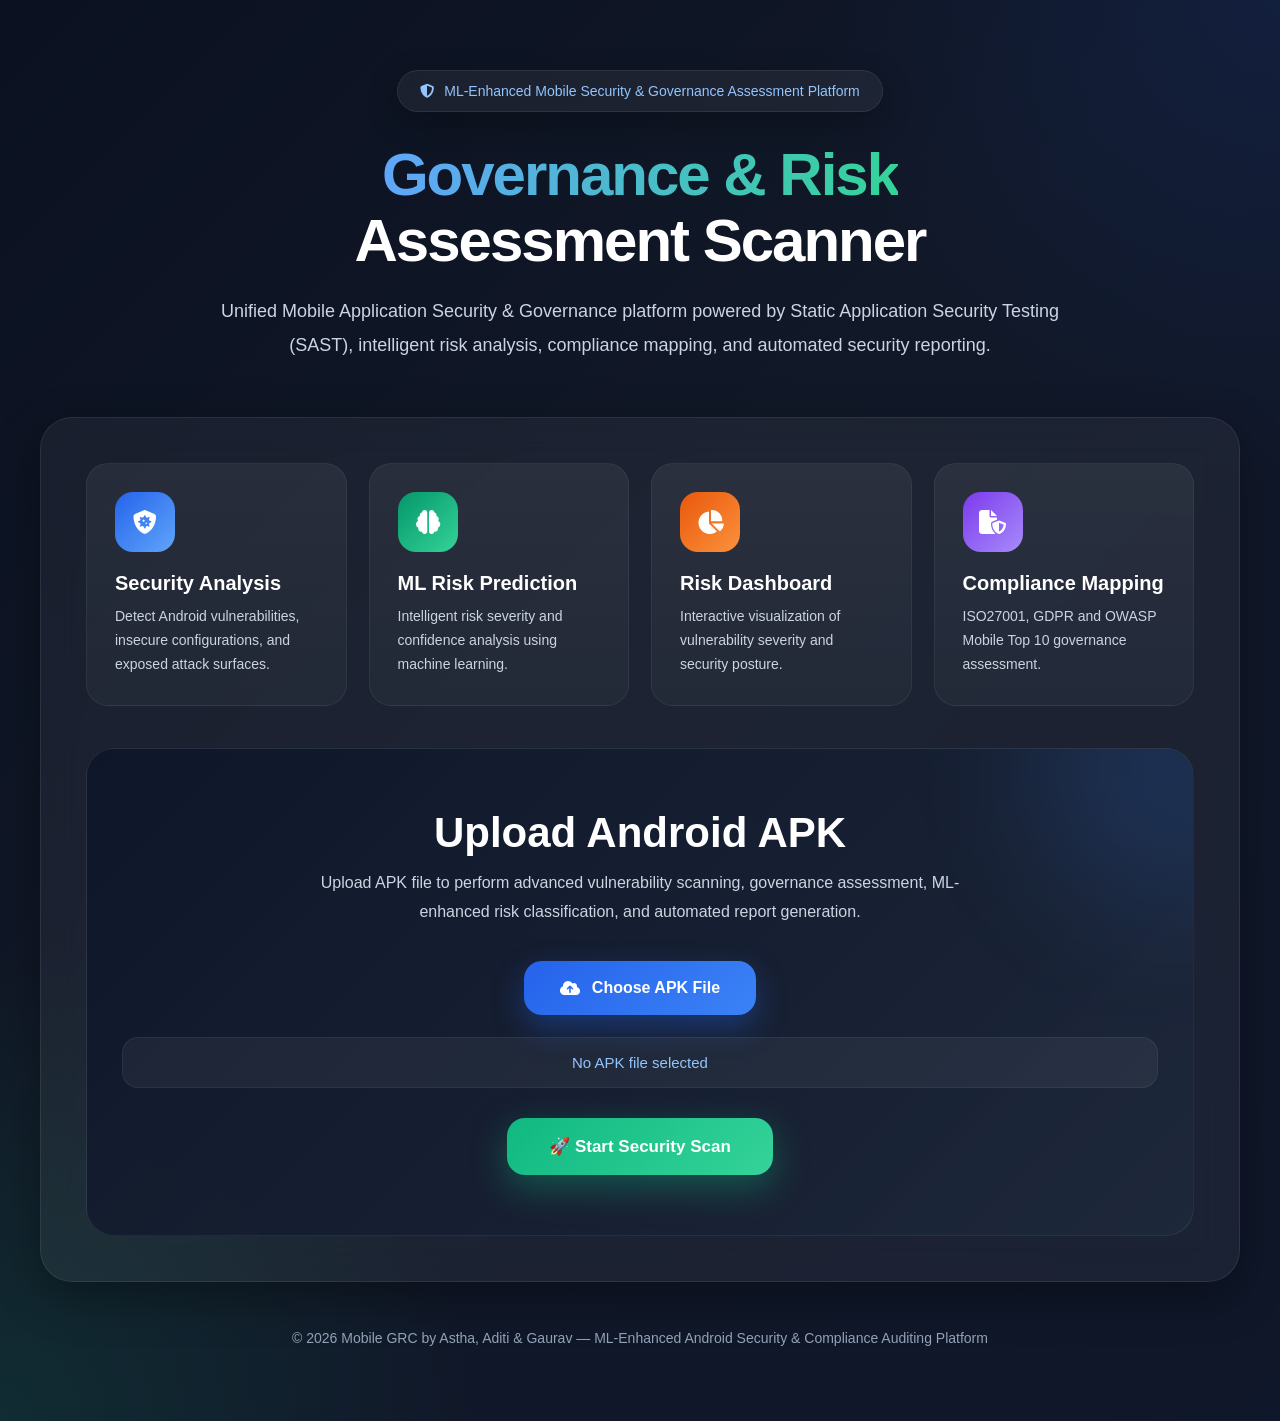
<file: app/templates/index.html>
<!DOCTYPE html>
<html lang="en">

<head>

    <meta charset="UTF-8"/>

    <meta name="viewport"
          content="width=device-width, initial-scale=1.0"/>

    <title>
        ML-Enhanced Governance and Risk Assessment
    </title>

    <link rel="stylesheet"
          href="https://cdnjs.cloudflare.com/ajax/libs/font-awesome/6.5.1/css/all.min.css"/>

    <style>

        *{
            margin:0;
            padding:0;
            box-sizing:border-box;
        }

        body{

            font-family:"Segoe UI",sans-serif;

            background:
            radial-gradient(circle at top right,#1d4ed820,transparent 25%),
            radial-gradient(circle at bottom left,#10b98120,transparent 25%),
            linear-gradient(
                135deg,
                #0b1120 0%,
                #111827 45%,
                #0f172a 100%
            );

            color:white;

            min-height:100vh;

            overflow-x:hidden;
        }

        .wrapper{

            position:relative;

            z-index:1;

            max-width:1250px;

            margin:auto;

            padding:40px 25px 70px;
        }

        .hero{

            text-align:center;

            margin-top:30px;
        }

        .badge{

            display:inline-flex;

            align-items:center;

            gap:10px;

            padding:12px 22px;

            border-radius:50px;

            background:rgba(255,255,255,0.06);

            border:1px solid rgba(255,255,255,0.08);

            color:#93c5fd;

            font-size:14px;

            backdrop-filter:blur(14px);

            margin-bottom:30px;

            box-shadow:
            0 10px 30px rgba(0,0,0,0.25);
        }

        .hero h1{

            font-size:60px;

            line-height:1.1;

            margin-bottom:20px;

            font-weight:800;

            letter-spacing:-2px;
        }

        .gradient-text{

            background:
            linear-gradient(
                90deg,
                #60a5fa,
                #34d399
            );

            -webkit-background-clip:text;

            -webkit-text-fill-color:transparent;
        }

        .hero p{

            max-width:900px;

            margin:auto;

            color:#cbd5e1;

            line-height:1.9;

            font-size:18px;
        }

        .dashboard-card{

            margin-top:55px;

            background:rgba(255,255,255,0.05);

            border:1px solid rgba(255,255,255,0.08);

            border-radius:32px;

            padding:45px;

            backdrop-filter:blur(18px);

            box-shadow:
            0 15px 45px rgba(0,0,0,0.35);
        }

        .features{

            display:grid;

            grid-template-columns:
            repeat(auto-fit,minmax(220px,1fr));

            gap:22px;

            margin-bottom:42px;
        }

        .feature{

            background:
            linear-gradient(
                180deg,
                rgba(255,255,255,0.06),
                rgba(255,255,255,0.03)
            );

            border-radius:22px;

            padding:28px;

            border:
            1px solid rgba(255,255,255,0.06);

            transition:0.35s ease;
        }

        .feature:hover{

            transform:
            translateY(-7px);

            border-color:
            rgba(96,165,250,0.35);

            box-shadow:
            0 18px 35px rgba(0,0,0,0.25);
        }

        .icon-box{

            width:60px;
            height:60px;

            border-radius:18px;

            display:flex;

            align-items:center;

            justify-content:center;

            font-size:24px;

            margin-bottom:20px;

            color:white;
        }

        .blue{
            background:
            linear-gradient(
                135deg,
                #2563eb,
                #60a5fa
            );
        }

        .green{
            background:
            linear-gradient(
                135deg,
                #059669,
                #34d399
            );
        }

        .orange{
            background:
            linear-gradient(
                135deg,
                #ea580c,
                #fb923c
            );
        }

        .purple{
            background:
            linear-gradient(
                135deg,
                #7c3aed,
                #a78bfa
            );
        }

        .feature h3{

            font-size:20px;

            margin-bottom:10px;
        }

        .feature p{

            color:#cbd5e1;

            line-height:1.7;

            font-size:14px;
        }

        .upload-area{

            position:relative;

            overflow:hidden;

            background:
            linear-gradient(
                135deg,
                rgba(15,23,42,0.95),
                rgba(30,41,59,0.92)
            );

            border-radius:28px;

            padding:60px 35px;

            text-align:center;

            border:
            1px solid rgba(255,255,255,0.08);
        }

        .upload-area::before{

            content:"";

            position:absolute;

            width:280px;
            height:280px;

            background:
            rgba(59,130,246,0.15);

            border-radius:50%;

            top:-120px;
            right:-120px;

            filter:blur(60px);
        }

        .upload-title{

            position:relative;

            z-index:1;

            font-size:42px;

            font-weight:800;

            margin-bottom:12px;
        }

        .upload-sub{

            position:relative;

            z-index:1;

            color:#cbd5e1;

            max-width:700px;

            margin:auto;

            line-height:1.8;

            margin-bottom:35px;
        }

        .upload-btn{

            position:relative;

            z-index:1;

            display:inline-flex;

            align-items:center;

            gap:12px;

            background:
            linear-gradient(
                135deg,
                #2563eb,
                #3b82f6
            );

            padding:18px 36px;

            border-radius:18px;

            cursor:pointer;

            font-weight:700;

            font-size:16px;

            transition:0.3s;

            box-shadow:
            0 12px 30px rgba(37,99,235,0.35);
        }

        .upload-btn:hover{

            transform:
            translateY(-5px);

            box-shadow:
            0 16px 40px rgba(37,99,235,0.45);
        }

        input[type="file"]{
            display:none;
        }

        .file-box{

            position:relative;

            z-index:1;

            margin-top:22px;

            background:
            rgba(255,255,255,0.05);

            border:
            1px solid rgba(255,255,255,0.06);

            padding:16px;

            border-radius:16px;

            color:#93c5fd;

            min-height:25px;

            font-size:15px;
        }

        .scan-btn{

            position:relative;

            z-index:1;

            margin-top:30px;

            border:none;

            background:
            linear-gradient(
                135deg,
                #10b981,
                #34d399
            );

            color:white;

            padding:18px 42px;

            border-radius:18px;

            font-size:17px;

            font-weight:700;

            cursor:pointer;

            transition:0.3s ease;

            box-shadow:
            0 12px 35px rgba(16,185,129,0.35);
        }

        .scan-btn:hover{

            transform:
            translateY(-5px);

            box-shadow:
            0 18px 40px rgba(16,185,129,0.45);
        }

        .scan-btn:disabled{

            opacity:0.9;

            cursor:not-allowed;
        }

        .footer{

            text-align:center;

            margin-top:45px;

            color:#94a3b8;

            font-size:14px;

            line-height:1.7;
        }

        /* TOAST */

        .toast-container{

            position:fixed;

            top:25px;
            right:25px;

            z-index:9999;
        }

        .toast{

            min-width:340px;

            padding:18px 22px;

            border-radius:18px;

            margin-bottom:15px;

            color:white;

            font-weight:600;

            animation:slideIn 0.4s ease;

            box-shadow:
            0 15px 35px rgba(0,0,0,0.35);

            backdrop-filter:blur(12px);
        }

        .success{

            background:
            linear-gradient(
                135deg,
                #059669,
                #10b981
            );
        }

        .warning{

            background:
            linear-gradient(
                135deg,
                #d97706,
                #f59e0b
            );
        }

        .info{

            background:
            linear-gradient(
                135deg,
                #2563eb,
                #3b82f6
            );
        }

        @keyframes slideIn{

            from{
                opacity:0;
                transform:translateX(100%);
            }

            to{
                opacity:1;
                transform:translateX(0);
            }
        }

        @media(max-width:768px){

            .hero h1{
                font-size:40px;
            }

            .dashboard-card{
                padding:25px;
            }

            .upload-area{
                padding:40px 20px;
            }

            .upload-title{
                font-size:32px;
            }
        }

    </style>

</head>

<body>

<div class="toast-container"
     id="toastContainer"></div>

<div class="wrapper">

    <div class="hero">

        <div class="badge">

            <i class="fa-solid fa-shield-halved"></i>

            ML-Enhanced Mobile Security & Governance Assessment Platform

        </div>

        <h1>

            <span class="gradient-text">
                Governance & Risk
            </span>

            <br>

            Assessment Scanner

        </h1>

        <p>

            Unified Mobile Application Security & Governance platform powered by
            Static Application Security Testing (SAST), intelligent risk analysis,
            compliance mapping, and automated security reporting.

        </p>

    </div>


    <div class="dashboard-card">

        <div class="features">

            <div class="feature">

                <div class="icon-box blue">
                    <i class="fa-solid fa-shield-virus"></i>
                </div>

                <h3>Security Analysis</h3>

                <p>
                    Detect Android vulnerabilities,
                    insecure configurations,
                    and exposed attack surfaces.
                </p>

            </div>

            <div class="feature">

                <div class="icon-box green">
                    <i class="fa-solid fa-brain"></i>
                </div>

                <h3>ML Risk Prediction</h3>

                <p>
                    Intelligent risk severity
                    and confidence analysis
                    using machine learning.
                </p>

            </div>

            <div class="feature">

                <div class="icon-box orange">
                    <i class="fa-solid fa-chart-pie"></i>
                </div>

                <h3>Risk Dashboard</h3>

                <p>
                    Interactive visualization
                    of vulnerability severity
                    and security posture.
                </p>

            </div>

            <div class="feature">

                <div class="icon-box purple">
                    <i class="fa-solid fa-file-shield"></i>
                </div>

                <h3>Compliance Mapping</h3>

                <p>
                    ISO27001, GDPR and
                    OWASP Mobile Top 10
                    governance assessment.
                </p>

            </div>

        </div>


        <div class="upload-area">

            <div class="upload-title">
                Upload Android APK
            </div>

            <div class="upload-sub">

                Upload APK file to perform advanced
                vulnerability scanning, governance assessment,
                ML-enhanced risk classification,
                and automated report generation.

            </div>

            <form action="/scan"
                  method="post"
                  enctype="multipart/form-data"
                  id="scanForm">

                <label class="upload-btn">

                    <i class="fa-solid fa-cloud-arrow-up"></i>

                    Choose APK File

                    <input type="file"
                           name="file"
                           id="apkFile"
                           accept=".apk"/>

                </label>

                <div class="file-box"
                     id="selectedFile">

                    No APK file selected

                </div>

                <button type="submit"
                        class="scan-btn"
                        id="scanBtn">

                    🚀 Start Security Scan

                </button>

            </form>

        </div>

    </div>

    <div class="footer">

        © 2026 Mobile GRC by Astha, Aditi & Gaurav —
        ML-Enhanced Android Security &
        Compliance Auditing Platform

    </div>

</div>


<script>

    const apkFile =
    document.getElementById("apkFile");

    const selectedFile =
    document.getElementById("selectedFile");

    const scanForm =
    document.getElementById("scanForm");

    const scanBtn =
    document.getElementById("scanBtn");


    apkFile.addEventListener(
        "change",

        function(){

            if(apkFile.files.length > 0){

                const fileName =
                apkFile.files[0].name;

                selectedFile.innerHTML =
                "✅ " + fileName;

                showToast(
                    "APK selected successfully",
                    "success"
                );
            }

            else{

                selectedFile.innerHTML =
                "No APK file selected";
            }
        }
    );


    scanForm.addEventListener(
        "submit",

        function(e){

            if(apkFile.files.length === 0){

                e.preventDefault();

                showToast(
                    "Please select APK file before scanning",
                    "warning"
                );

                return;
            }

            scanBtn.disabled = true;

            const loadingMessages = [

                "📦 Extracting APK...",
                "🔍 Running Static Security Analysis...",
                "🛡️ Detecting Vulnerabilities...",
                "🤖 Running ML Risk Prediction...",
                "📊 Generating Security Report..."
            ];

            let i = 0;

            scanBtn.innerHTML =
            loadingMessages[0];

            const interval =
            setInterval(() => {

                i++;

                if(i < loadingMessages.length){

                    scanBtn.innerHTML =
                    loadingMessages[i];
                }

            },2500);

            showToast(
                "APK uploaded successfully. Starting analysis...",
                "info"
            );
        }
    );


    function showToast(message,type){

        const container =
        document.getElementById(
            "toastContainer"
        );

        const toast =
        document.createElement("div");

        toast.classList.add("toast");

        toast.classList.add(type);

        toast.innerHTML = message;

        container.appendChild(toast);

        setTimeout(() => {

            toast.remove();

        },5000);
    }

</script>

</body>
</html>
</file>
